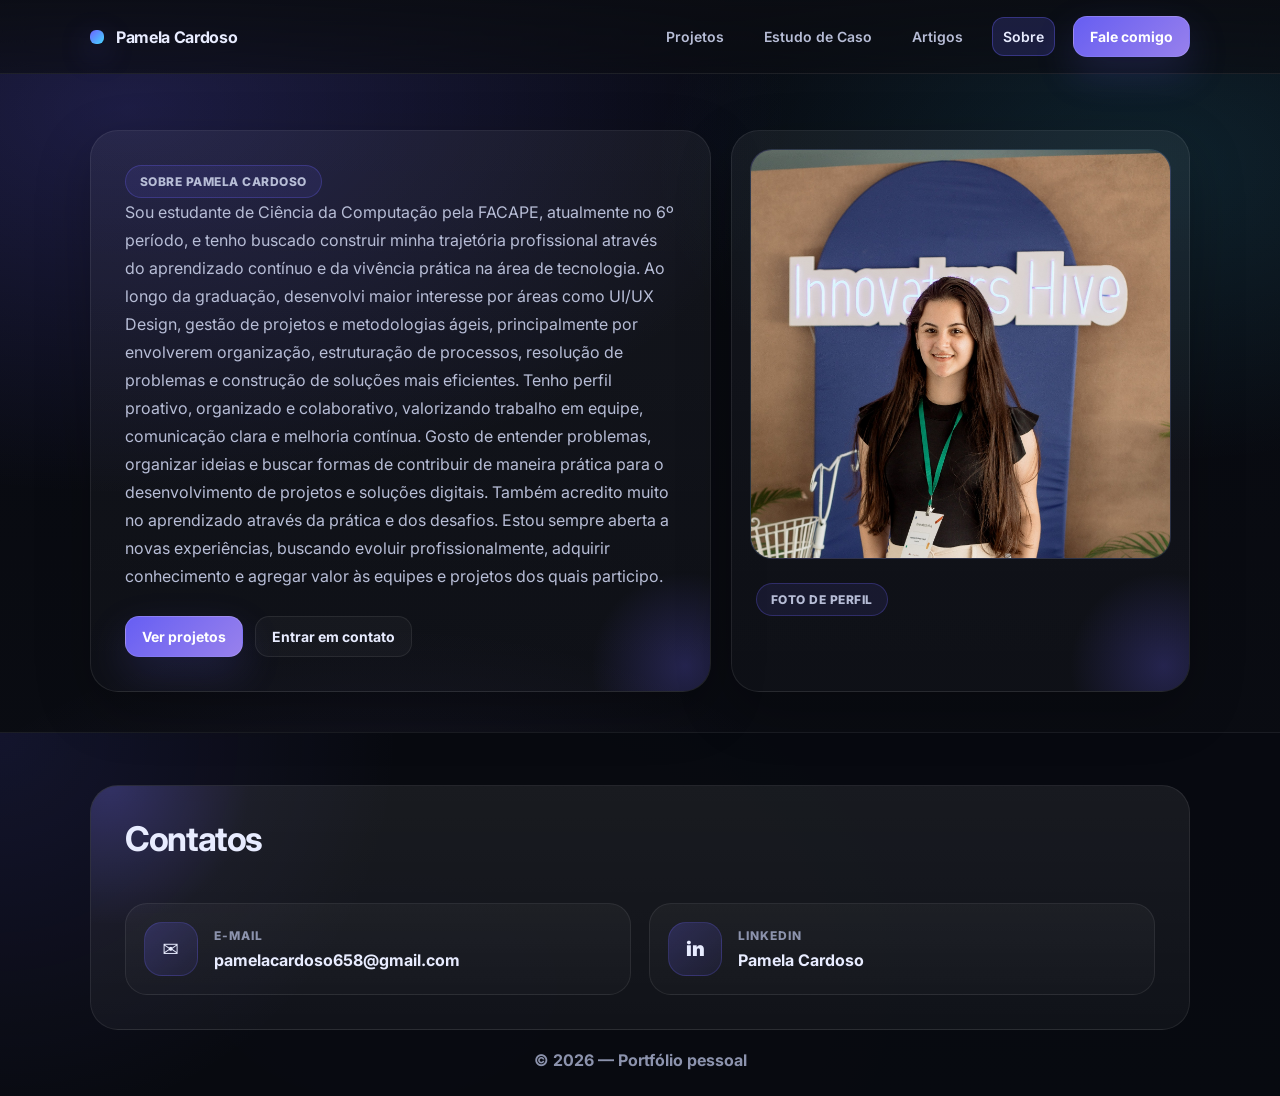
<file: index.html>
<!doctype html>
<html lang="pt-br">
<head>
  <meta charset="utf-8" />
  <meta name="viewport" content="width=device-width, initial-scale=1" />
  <title>Pamela Cardoso | Portfólio</title>
  <meta name="description" content="Portfólio de UX/UI com projetos, estudos de caso e artigos." />
  <script>
    if (!window.location.hash) {
      window.location.replace("sobre.html");
    }
  </script>

  <link rel="preconnect" href="https://fonts.googleapis.com">
  <link rel="preconnect" href="https://fonts.gstatic.com" crossorigin>
  <link href="https://fonts.googleapis.com/css2?family=Inter:wght@400;500;600;700&display=swap" rel="stylesheet">

  <link rel="stylesheet" href="css/style.css" />
  <link rel="stylesheet" href="css/index.css" />
</head>

<body data-nav-sections="#projetos,#estudos-de-caso,#artigos">
  <a class="skip" href="#conteudo">Pular para o conteúdo</a>

  <header class="header" data-header>
    <div class="container header__inner">
      <a class="brand" href="#projetos" aria-label="Ir para projetos">
        <span class="brand__mark" aria-hidden="true"></span>
        <span class="brand__name">Pamela Cardoso</span>
      </a>

      <nav class="nav" aria-label="Navegação principal">
        <a class="nav__link is-active" href="#projetos">Projetos</a>
        <a class="nav__link" href="#estudos-de-caso">Estudo de Caso</a>
        <a class="nav__link" href="#artigos">Artigos</a>
        <a class="nav__link" href="sobre.html">Sobre</a>
        <a class="nav__cta" href="#contato">Fale comigo</a>
      </nav>

      <button class="menu" type="button" aria-label="Abrir menu" aria-expanded="false" data-menu-btn>
        <span class="menu__bar"></span>
        <span class="menu__bar"></span>
        <span class="menu__bar"></span>
      </button>
    </div>

    <div class="mobile" data-mobile>
      <div class="container mobile__inner">
        <a class="mobile__link" href="#projetos" data-mobile-link>Projetos</a>
        <a class="mobile__link" href="#estudos-de-caso" data-mobile-link>Estudo de Caso</a>
        <a class="mobile__link" href="#artigos" data-mobile-link>Artigos</a>
        <a class="mobile__link" href="sobre.html" data-mobile-link>Sobre</a>
        <a class="mobile__cta" href="#contato" data-mobile-link>Fale comigo</a>
      </div>
    </div>
  </header>

  <main id="conteudo">
    <section id="projetos" class="section">
      <div class="container">
        <div class="section__head">
          <div>
            <h2 class="section__title">Projetos</h2>
            <p class="section__subtitle">Projetos com foco em processo, decisões e entregas desenvolvidas.</p>
          </div>
        </div>

        <div class="grid" id="projectsGrid" aria-live="polite"></div>
      </div>
    </section>

    <section id="estudos-de-caso" class="section section--cases">
      <div class="container">
        <div class="section__head">
          <div>
            <h2 class="section__title">Estudo de Caso</h2>
            <p class="section__subtitle">Análises e investigações acadêmicas com foco em experiência, qualidade e usabilidade.</p>
          </div>
        </div>

        <div class="grid" id="caseStudiesGrid" aria-live="polite"></div>
      </div>
    </section>

    <section id="artigos" class="section section--articles">
      <div class="container">
        <div class="section__head">
          <div>
            <h2 class="section__title">Artigos</h2>
            <p class="section__subtitle">Produções acadêmicas, estudos e publicações desenvolvidas.</p>
          </div>
        </div>

        <div class="grid" id="articlesGrid" aria-live="polite"></div>
      </div>
    </section>

    <footer id="contato" class="footer footer--premium">
      <div class="container">
        <div class="footer-premium">
          <div class="footer-premium__left">
            <h2 class="footer-premium__title">Contatos</h2>
            <p class="footer-premium__desc"></p>
          </div>

          <div class="footer-premium__right">
            <a class="footer-contact" href="mailto:pamelacardoso658@gmail.com">
              <div class="footer-contact__icon">✉</div>
              <div class="footer-contact__content">
                <span class="footer-contact__label">E-mail</span>
                <strong class="footer-contact__value">pamelacardoso658@gmail.com</strong>
              </div>
            </a>

            <a class="footer-contact" href="https://www.linkedin.com/in/pamelacardoso-" target="_blank" rel="noreferrer">
              <div class="footer-contact__icon">in</div>
              <div class="footer-contact__content">
                <span class="footer-contact__label">LinkedIn</span>
                <strong class="footer-contact__value">Pamela Cardoso</strong>
              </div>
            </a>
          </div>
        </div>

        <div class="footer-premium__bottom">
          <p>© <span data-year></span> — Portfólio pessoal</p>
        </div>
      </div>
    </footer>
  </main>

  <div class="modal" data-modal aria-hidden="true">
    <div class="modal__overlay" data-close></div>

    <div class="modal__panel" role="dialog" aria-modal="true" aria-labelledby="modalTitle">
      <div class="modal__head">
        <div>
          <p class="modal__tag" id="modalTag"></p>
          <h3 class="modal__title" id="modalTitle"></h3>
        </div>

        <button class="iconbtn" type="button" aria-label="Fechar" data-close>✕</button>
      </div>

      <div class="modal__body">
        <div class="modal__text">
          <p class="modal__desc" id="modalDesc"></p>
          <ul class="modal__list" id="modalBullets"></ul>
        </div>

        <div class="modal__links" aria-label="Links do conteúdo">
          <a class="btn btn--primary" id="modalPrimaryLink" href="#" target="_blank" rel="noreferrer">Abrir projeto</a>
          <a class="btn btn--ghost" id="modalThirdLink" href="#" target="_blank" rel="noreferrer">Ver design (Figma)</a>
        </div>
      </div>
    </div>
  </div>

  <script src="js/site.js"></script>
  <script src="js/index.js"></script>
</body>
</html>
</file>
<file: css/style.css>
:root{
  --bg:#0b0d13;
  --surface:#0f1220;
  --card:#0f1426;
  --text:#e8ecff;
  --muted:#b7bdd6;
  --muted2:#8c93ad;
  --line:rgba(255,255,255,.08);
  --shadow:0 20px 60px rgba(0,0,0,.45);
  --brand:#6c63ff;
  --brand2:#a48bff;
  --brand3:#44d7ff;
  --radius:18px;
  --radius2:24px;
  --container:1100px;
}

*{box-sizing:border-box}
html{scroll-behavior:smooth}
body{
  margin:0;
  font-family:Inter,system-ui,-apple-system,Segoe UI,Roboto,Arial,sans-serif;
  color:var(--text);
  background:
    radial-gradient(1200px 700px at 10% 10%, rgba(108,99,255,.22), transparent 55%),
    radial-gradient(1000px 600px at 90% 15%, rgba(68,215,255,.12), transparent 50%),
    radial-gradient(900px 600px at 30% 90%, rgba(164,139,255,.12), transparent 60%),
    linear-gradient(180deg, #070910, var(--bg));
}

a{color:inherit}
img{max-width:100%;display:block}
button,
input,
textarea,
select{font:inherit}

.container{
  width:min(var(--container), calc(100% - 40px));
  margin:0 auto;
}

.skip{
  position:absolute;
  left:-999px;
  top:10px;
  padding:10px 12px;
  border-radius:12px;
  background:rgba(255,255,255,.08);
  border:1px solid var(--line);
  color:var(--text);
  z-index:999;
}

.skip:focus{left:20px}

.header{
  position:sticky;
  top:0;
  z-index:50;
  backdrop-filter:blur(14px);
  background:linear-gradient(180deg, rgba(11,13,19,.88), rgba(11,13,19,.65));
  border-bottom:1px solid var(--line);
}

.header__inner{
  display:flex;
  align-items:center;
  justify-content:space-between;
  padding:16px 0;
  gap:16px;
}

.brand{
  display:flex;
  align-items:center;
  gap:12px;
  text-decoration:none;
}

.brand__mark{
  width:14px;
  height:14px;
  border-radius:6px;
  background:linear-gradient(135deg, var(--brand), var(--brand3));
  box-shadow:0 10px 30px rgba(108,99,255,.35);
}

.brand__name{
  font-weight:700;
  letter-spacing:-.02em;
}

.nav{
  display:flex;
  align-items:center;
  gap:18px;
}

.nav__link{
  text-decoration:none;
  color:var(--muted);
  font-weight:600;
  font-size:14px;
  padding:10px 10px;
  border-radius:12px;
  border:1px solid transparent;
  transition:background .18s ease,color .18s ease,border-color .18s ease;
}

.nav__link:hover,
.nav__link:focus-visible{
  background:rgba(255,255,255,.06);
  color:var(--text);
  outline:none;
}

.nav__link.is-active{
  color:var(--text);
  background:rgba(108,99,255,.18);
  border-color:rgba(108,99,255,.35);
}

.nav__cta,
.btn{
  display:inline-flex;
  align-items:center;
  justify-content:center;
  gap:10px;
  text-decoration:none;
  font-weight:700;
  font-size:14px;
  padding:11px 16px;
  border-radius:14px;
  border:1px solid rgba(255,255,255,.12);
  transition:transform .18s ease,box-shadow .18s ease,background .18s ease,border-color .18s ease;
}

.nav__cta:hover,
.nav__cta:focus-visible,
.btn:hover,
.btn:focus-visible{
  transform:translateY(-2px);
  outline:none;
}

.nav__cta,
.btn--primary{
  background:linear-gradient(135deg, rgba(108,99,255,.95), rgba(164,139,255,.92));
  box-shadow:0 16px 40px rgba(108,99,255,.18);
  color:#fff;
}

.btn{
  cursor:pointer;
}

.btn--ghost{
  background:rgba(255,255,255,.03);
  border-color:var(--line);
  color:var(--text);
}

.btn--ghost:hover,
.btn--ghost:focus-visible{
  background:rgba(255,255,255,.07);
  box-shadow:0 14px 30px rgba(0,0,0,.18);
}

.menu{
  display:none;
  width:44px;
  height:44px;
  border-radius:14px;
  border:1px solid var(--line);
  background:rgba(255,255,255,.04);
  color:var(--text);
  cursor:pointer;
  align-items:center;
  justify-content:center;
  gap:5px;
  flex-direction:column;
}

.menu__bar{
  width:18px;
  height:2px;
  background:rgba(232,236,255,.9);
  border-radius:999px;
}

.mobile{
  display:none;
  border-top:1px solid var(--line);
  background:rgba(11,13,19,.92);
}

.mobile__inner{
  display:flex;
  flex-direction:column;
  padding:14px 0 18px 0;
  gap:10px;
}

.mobile__link,
.mobile__cta{
  text-decoration:none;
  padding:12px;
  border-radius:14px;
  font-weight:700;
}

.mobile__link{
  border:1px solid var(--line);
  background:rgba(255,255,255,.04);
  color:var(--text);
}

.mobile__cta{
  background:linear-gradient(135deg, rgba(108,99,255,.95), rgba(164,139,255,.92));
  text-align:center;
}

.hero__visual{
  display:flex;
  justify-content:center;
}

.glass{
  width:100%;
  max-width:460px;
  padding:18px;
  border-radius:var(--radius2);
  border:1px solid var(--line);
  background:linear-gradient(180deg,rgba(255,255,255,.06),rgba(255,255,255,.02));
  box-shadow:var(--shadow);
  position:relative;
  overflow:hidden;
}

.section{
  padding:44px 0;
}

.section__head{
  display:flex;
  align-items:flex-end;
  justify-content:space-between;
  gap:18px;
  margin-bottom:18px;
}

.section__title{
  margin:0;
  font-size:24px;
  letter-spacing:-.02em;
}

.section__subtitle{
  margin:8px 0 0;
  color:var(--muted);
  line-height:1.6;
  font-size:14px;
}

.grid,
.articles-grid{
  display:grid;
  grid-template-columns:repeat(3,minmax(0,1fr));
  gap:14px;
}

.card,
.article-card{
  position:relative;
  overflow:hidden;
  border:1px solid var(--line);
  background:rgba(255,255,255,.03);
  border-radius:18px;
  padding:18px;
  transition:transform .18s ease,border-color .18s ease,background .18s ease,box-shadow .18s ease;
}

.card{
  cursor:pointer;
  min-height:170px;
  display:flex;
  flex-direction:column;
  justify-content:space-between;
}

.card:hover,
.article-card:hover{
  transform:translateY(-3px);
  border-color:rgba(108,99,255,.38);
  background:rgba(108,99,255,.08);
  box-shadow:0 18px 50px rgba(0,0,0,.24);
}

.card__tag,
.article-card__tag,
.project-card__tag{
  display:inline-flex;
  width:fit-content;
  padding:8px 10px;
  border-radius:999px;
  border:1px solid rgba(108,99,255,.28);
  background:rgba(108,99,255,.10);
  color:var(--muted);
  font-size:12px;
  font-weight:800;
}

.card__title,
.article-card__title{
  margin:12px 0 6px;
  color:var(--text);
  font-size:16px;
  line-height:1.35;
  letter-spacing:-.02em;
}

.card__desc,
.article-card__desc{
  margin:0;
  color:var(--muted);
  font-size:13.5px;
  line-height:1.6;
}

.card__foot{
  margin-top:14px;
  display:flex;
  align-items:center;
  justify-content:space-between;
  gap:10px;
  color:rgba(232,236,255,.92);
  font-weight:700;
  font-size:13px;
}

.pulse{
  width:8px;
  height:8px;
  border-radius:99px;
  background:linear-gradient(135deg,var(--brand),var(--brand3));
  box-shadow:0 0 0 6px rgba(108,99,255,.12);
}

.single-project{
  display:flex;
  justify-content:flex-start;
}

.single-project .card,
.single-project .project-card{
  width:100%;
  max-width:720px;
}

.project-card{
  position:relative;
  overflow:hidden;
  border:1px solid var(--line);
  background:rgba(255,255,255,.03);
  border-radius:18px;
  padding:22px;
  transition:transform .18s ease,border-color .18s ease,background .18s ease,box-shadow .18s ease;
}

.project-card:hover{
  transform:translateY(-3px);
  border-color:rgba(108,99,255,.38);
  background:rgba(108,99,255,.08);
  box-shadow:0 18px 50px rgba(0,0,0,.24);
}

.project-card__title{
  margin:16px 0 10px;
  color:var(--text);
  font-size:28px;
  line-height:1.3;
  letter-spacing:-.02em;
}

.project-card__desc{
  margin:0;
  color:var(--muted);
  font-size:14px;
  line-height:1.7;
  max-width:580px;
}

.project-card__footer{
  margin-top:26px;
  display:flex;
  align-items:center;
  justify-content:space-between;
  gap:12px;
}

.project-card__link{
  display:flex;
  align-items:center;
  gap:10px;
  border:none;
  background:none;
  color:#fff;
  font-size:14px;
  font-weight:800;
  cursor:pointer;
}

.project-card__dot{
  width:9px;
  height:9px;
  border-radius:999px;
  background:linear-gradient(135deg,var(--brand),var(--brand3));
  box-shadow:0 0 0 6px rgba(108,99,255,.12);
}

.project-card__arrow{
  color:rgba(255,255,255,.75);
  font-size:18px;
}

.section--articles{
  padding-top:20px;
}

.article-card{
  min-height:230px;
  cursor:pointer;
}

.article-card__top{
  display:flex;
  align-items:center;
  justify-content:space-between;
  gap:12px;
  margin-bottom:12px;
}

.article-card__year{
  color:var(--muted2);
  font-size:13px;
  font-weight:800;
}

.article-card__meta{
  display:flex;
  flex-wrap:wrap;
  gap:8px;
  margin-top:16px;
}

.article-card__meta span{
  display:inline-flex;
  padding:7px 10px;
  border-radius:999px;
  border:1px solid rgba(255,255,255,.08);
  background:rgba(255,255,255,.035);
  color:var(--muted);
  font-size:12px;
  font-weight:700;
}

.article-card__foot{
  margin-top:20px;
}

.article-card__status{
  display:inline-flex;
  align-items:center;
  padding:8px 12px;
  border-radius:999px;
  border:1px solid rgba(255,255,255,.08);
  background:rgba(255,255,255,.04);
  color:var(--muted);
  font-size:12px;
  font-weight:800;
}

.articles-progress-box{
  width:100%;
  max-width:720px;
  padding:32px;
  border-radius:28px;
  border:1px solid rgba(255,255,255,.08);
  background:linear-gradient(180deg,rgba(255,255,255,.04),rgba(255,255,255,.02));
  backdrop-filter:blur(12px);
  -webkit-backdrop-filter:blur(12px);
  box-shadow:0 0 40px rgba(91,94,255,.10),inset 0 1px 0 rgba(255,255,255,.04);
  transition:.3s ease;
}

.articles-progress-box:hover{
  transform:translateY(-4px);
  border-color:rgba(120,120,255,.25);
  box-shadow:0 0 50px rgba(91,94,255,.18),inset 0 1px 0 rgba(255,255,255,.05);
}

.articles-progress-box .article-card__tag{
  display:inline-flex;
  align-items:center;
  justify-content:center;
  padding:8px 14px;
  border-radius:999px;
  background:rgba(108,99,255,.12);
  border:1px solid rgba(129,120,255,.20);
  color:#c7c5ff;
  font-size:.82rem;
  font-weight:600;
  margin-bottom:20px;
}

.articles-progress-box .article-card__title{
  font-size:2rem;
  line-height:1.2;
  margin-bottom:14px;
  color:#fff;
}

.articles-progress-box .article-card__desc{
  max-width:560px;
  color:rgba(255,255,255,.72);
  line-height:1.7;
  font-size:1rem;
}

.empty{
  margin-top:16px;
  border:1px dashed rgba(255,255,255,.16);
  border-radius:18px;
  padding:18px;
  background:rgba(255,255,255,.02);
}

.empty__title{
  margin:0;
  font-weight:900;
}

.empty__desc{
  margin:8px 0 14px;
  color:var(--muted);
}

.footer{
  padding:46px 0 0;
}

.footer__inner{
  display:flex;
  align-items:flex-start;
  justify-content:space-between;
  gap:22px;
  padding:22px;
  border-radius:22px;
  border:1px solid var(--line);
  background:rgba(255,255,255,.03);
}

.footer__title{
  margin:0;
  font-size:18px;
  letter-spacing:-.02em;
}

.footer__text{
  margin:8px 0 0;
  color:var(--muted);
}

.footer__right{
  display:flex;
  flex-direction:column;
  gap:12px;
}

.contact{
  text-decoration:none;
  padding:12px;
  border-radius:16px;
  border:1px solid var(--line);
  background:rgba(255,255,255,.02);
  transition:transform .18s ease,border-color .18s ease,background .18s ease,box-shadow .18s ease;
}

.contact:hover,
.contact:focus-visible{
  transform:translateY(-3px);
  border-color:rgba(108,99,255,.34);
  background:rgba(108,99,255,.08);
  box-shadow:0 16px 35px rgba(0,0,0,.18);
  outline:none;
}

.contact__label{
  display:block;
  font-size:12px;
  font-weight:800;
  color:var(--muted2);
}

.contact__value{
  display:block;
  margin-top:6px;
  font-weight:800;
}

.footer__bottom{
  padding:18px 0 28px;
  color:var(--muted2);
  text-align:center;
}

.footer--premium{
  padding:52px 0 26px;
  border-top:1px solid var(--line);
  background:
    radial-gradient(circle at top left, rgba(108,99,255,.12), transparent 30%),
    rgba(8,10,16,.96);
}

.footer-premium{
  display:flex;
  flex-direction:column;
  gap:28px;
  padding:34px;
  border-radius:28px;
  border:1px solid var(--line);
  background:
    linear-gradient(180deg, rgba(255,255,255,.05), rgba(255,255,255,.02)),
    rgba(255,255,255,.02);
  position:relative;
  overflow:hidden;
}

.footer-premium::before{
  content:"";
  position:absolute;
  inset:-140px auto auto -120px;
  width:280px;
  height:280px;
  border-radius:999px;
  background:radial-gradient(circle at center, rgba(108,99,255,.24), transparent 70%);
}

.footer-premium__left,
.footer-premium__right{
  position:relative;
  z-index:1;
}

.footer-premium__title{
  margin:0;
  font-size:34px;
  line-height:1.1;
  letter-spacing:-.04em;
}

.footer-premium__desc{
  margin:18px 0 0 0;
  color:var(--muted);
  line-height:1.8;
  font-size:15px;
  max-width:58ch;
}

.footer-premium__right{
  display:flex;
  flex-direction:row;
  flex-wrap:wrap;
  gap:18px;
  width:100%;
}

.footer-contact{
  flex:1;
  min-width:280px;
  display:flex;
  align-items:center;
  gap:16px;
  padding:18px;
  border-radius:22px;
  border:1px solid var(--line);
  background:linear-gradient(180deg, rgba(255,255,255,.04), rgba(255,255,255,.02));
  text-decoration:none;
  transition:transform .18s ease,border-color .18s ease,box-shadow .18s ease,background .18s ease;
}

.footer-contact:hover{
  transform:translateY(-4px);
  border-color:rgba(108,99,255,.34);
  background:linear-gradient(180deg, rgba(108,99,255,.12), rgba(255,255,255,.03));
  box-shadow:0 14px 40px rgba(0,0,0,.24),0 0 24px rgba(108,99,255,.12);
}

.footer-contact:active{
  transform:scale(.98);
}

.footer-contact__icon{
  width:54px;
  height:54px;
  border-radius:18px;
  display:flex;
  align-items:center;
  justify-content:center;
  background:linear-gradient(135deg, rgba(108,99,255,.22), rgba(108,99,255,.08));
  border:1px solid rgba(108,99,255,.22);
  color:var(--text);
  font-size:20px;
  font-weight:900;
  flex-shrink:0;
  transition:transform .18s ease,box-shadow .18s ease;
}

.footer-contact:hover .footer-contact__icon{
  transform:scale(1.06);
  box-shadow:0 0 20px rgba(108,99,255,.22);
}

.footer-contact__content{
  display:flex;
  flex-direction:column;
  gap:6px;
}

.footer-contact__label{
  color:var(--muted2);
  font-size:12px;
  font-weight:800;
  text-transform:uppercase;
  letter-spacing:.08em;
}

.footer-contact__value{
  color:var(--text);
  font-size:16px;
  line-height:1.4;
  overflow-wrap:anywhere;
}

.footer-premium__bottom{
  padding-top:20px;
  text-align:center;
}

.footer-premium__bottom p{
  margin:0;
  color:var(--muted2);
  font-weight:700;
}

.modal{
  position:fixed;
  inset:0;
  display:none;
  align-items:center;
  justify-content:center;
  padding:20px;
  z-index:80;
}

.modal.is-open{
  display:flex;
}

.modal__overlay{
  position:absolute;
  inset:0;
  background:rgba(0,0,0,.62);
}

.modal__panel{
  position:relative;
  width:min(980px,100%);
  border-radius:22px;
  border:1px solid var(--line);
  background:linear-gradient(180deg,rgba(16,19,33,.96),rgba(11,13,19,.94));
  box-shadow:var(--shadow);
  overflow:hidden;
}

.modal__head{
  display:flex;
  align-items:flex-start;
  justify-content:space-between;
  gap:12px;
  padding:18px;
  border-bottom:1px solid var(--line);
}

.modal__tag{
  margin:0 0 6px;
  color:var(--muted2);
  font-weight:800;
  font-size:12px;
}

.modal__title{
  margin:0;
  font-size:18px;
  letter-spacing:-.02em;
}

.iconbtn{
  width:42px;
  height:42px;
  border-radius:14px;
  border:1px solid var(--line);
  background:rgba(255,255,255,.03);
  color:var(--text);
  cursor:pointer;
  font-weight:900;
}

.modal__body{
  padding:18px;
  display:grid;
  grid-template-columns:1.25fr .75fr;
  gap:16px;
}

.modal__desc{
  margin:0;
  color:var(--muted);
  line-height:1.75;
}

.modal__list{
  margin:12px 0 0;
  padding-left:18px;
  color:rgba(232,236,255,.92);
  line-height:1.7;
}

.modal__links{
  display:flex;
  flex-direction:column;
  gap:10px;
}

@media (max-width:980px){
  .hero__grid{
    grid-template-columns:1fr;
    gap:18px;
  }

  .hero__title{
    font-size:38px;
  }

  .grid,
  .articles-grid{
    grid-template-columns:repeat(2,minmax(0,1fr));
  }

  .section__head,
  .footer__inner{
    flex-direction:column;
    align-items:flex-start;
  }

  .modal__body{
    grid-template-columns:1fr;
  }
}

@media (max-width:720px){
  .nav{
    display:none;
  }

  .menu{
    display:flex;
  }

  .grid,
  .articles-grid{
    grid-template-columns:1fr;
  }

  .hero__title{
    font-size:34px;
  }

  .hero__stats{
    grid-template-columns:1fr;
  }

  .article-card__top{
    align-items:flex-start;
    flex-direction:column;
  }

  .project-card__title{
    font-size:22px;
  }

  .articles-progress-box{
    padding:24px;
  }

  .articles-progress-box .article-card__title{
    font-size:1.6rem;
  }

  .footer-premium{
    padding:24px;
  }

  .footer-premium__title{
    font-size:28px;
  }

  .footer-contact{
    min-width:100%;
    padding:16px;
  }

  .footer-contact__value{
    font-size:14px;
  }
}
</file>
<file: css/index.css>
.section--cases{
  padding-top:10px;
}

.card__status{
  display:inline-flex;
  align-items:center;
  padding:8px 12px;
  border-radius:999px;
  border:1px solid rgba(255,255,255,.08);
  background:rgba(255,255,255,.04);
  color:var(--muted);
  font-size:12px;
  font-weight:800;
}
</file>
<file: css/sobre.css>
.about-page .about-hero{
  padding:56px 0 40px;
}

.about-hero__grid{
  display:grid;
  grid-template-columns:minmax(0,1.15fr) minmax(320px,.85fr);
  gap:20px;
  align-items:stretch;
}

.about-panel,
.about-profile{
  position:relative;
  overflow:hidden;
  border:1px solid var(--line);
  border-radius:28px;
  background:linear-gradient(180deg,rgba(255,255,255,.05),rgba(255,255,255,.025));
  box-shadow:0 18px 55px rgba(0,0,0,.24);
}

.about-panel::before,
.about-profile::before{
  content:"";
  position:absolute;
  inset:auto -70px -70px auto;
  width:190px;
  height:190px;
  border-radius:999px;
  background:radial-gradient(circle at center, rgba(108,99,255,.24), transparent 70%);
  pointer-events:none;
}

.about-panel{
  padding:34px;
}

.about-eyebrow{
  display:inline-flex;
  align-items:center;
  gap:8px;
  padding:8px 14px;
  border-radius:999px;
  border:1px solid rgba(108,99,255,.28);
  background:rgba(108,99,255,.10);
  color:var(--muted);
  font-size:12px;
  font-weight:800;
  letter-spacing:.04em;
  text-transform:uppercase;
}

.about-hero__title{
  margin:18px 0 14px;
  font-size:clamp(2.3rem, 4vw, 4rem);
  line-height:1.02;
  letter-spacing:-.05em;
  max-width:11ch;
}

.about-hero__lead,
.about-profile__text{
  margin:0;
  color:var(--muted);
  line-height:1.75;
}

.about-hero__actions{
  display:flex;
  flex-wrap:wrap;
  gap:12px;
  margin-top:26px;
}

.about-metrics{
  display:flex;
  flex-wrap:wrap;
  gap:10px;
  margin-top:22px;
}

.about-metrics span{
  display:inline-flex;
  align-items:center;
  min-height:40px;
  padding:10px 14px;
  border-radius:999px;
  border:1px solid rgba(255,255,255,.09);
  background:rgba(255,255,255,.04);
  color:var(--text);
  font-weight:600;
  font-size:13px;
}

.about-profile{
  display:flex;
  flex-direction:column;
}

.about-profile__media{
  position:relative;
  min-height:420px;
  padding:18px 18px 0;
}

.about-profile__image{
  width:100%;
  height:100%;
  min-height:402px;
  object-fit:cover;
  border-radius:22px;
  border:1px solid rgba(255,255,255,.08);
  background:linear-gradient(135deg,rgba(108,99,255,.16),rgba(68,215,255,.08));
  display:block;
}

.about-profile__body{
  position:relative;
  z-index:1;
  padding:24px 24px 26px;
}

.about-profile__title{
  margin:18px 0 12px;
  font-size:1.35rem;
  letter-spacing:-.03em;
}

@media (max-width:980px){
  .about-hero__grid{
    grid-template-columns:1fr;
  }
}

@media (max-width:720px){
  .about-page .about-hero{
    padding:42px 0 28px;
  }

  .about-panel{
    padding:24px;
  }

  .about-profile__media{
    min-height:340px;
    padding:16px 16px 0;
  }

  .about-profile__image{
    min-height:320px;
  }

  .about-profile__body{
    padding:20px 20px 24px;
  }

  .about-hero__actions{
    flex-direction:column;
    align-items:stretch;
  }

  .about-hero__actions .btn{
    width:100%;
  }
}
</file>
